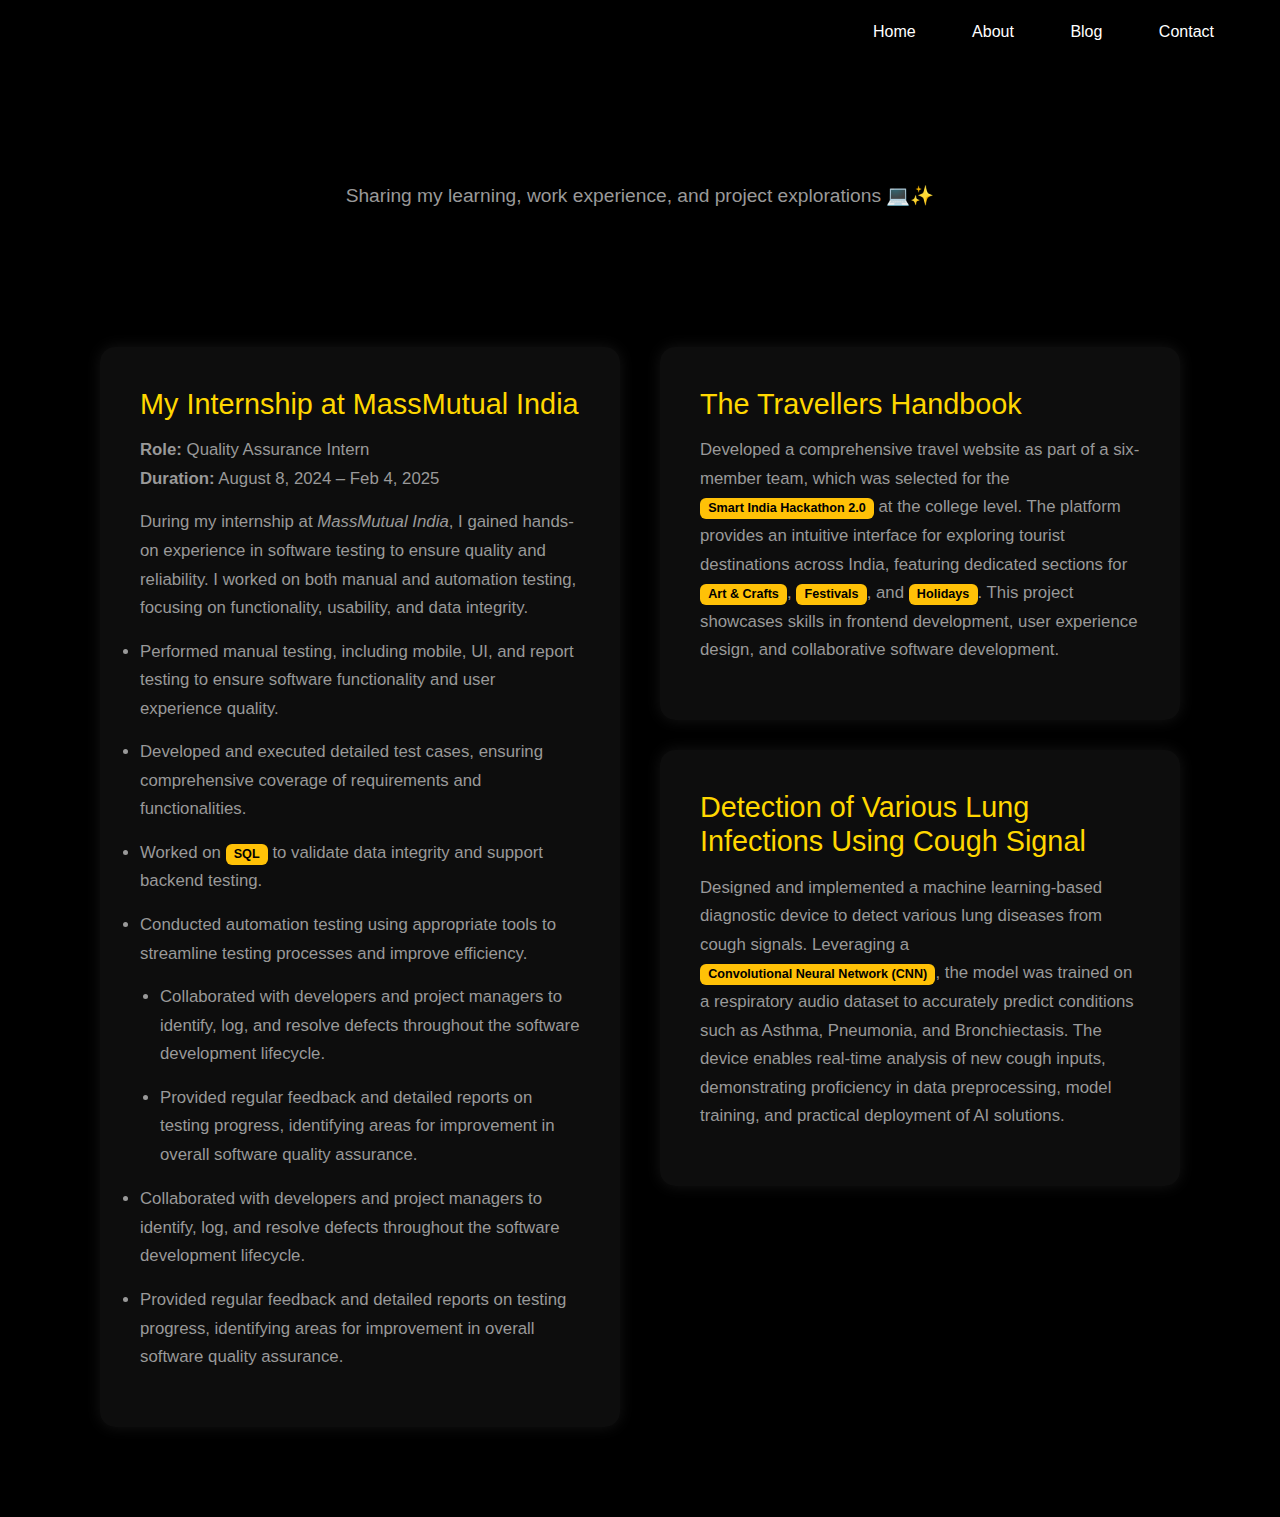
<file: blog.html>
<!DOCTYPE html>
<html lang="en">
<head>
  <meta charset="UTF-8">
  <meta name="viewport" content="width=device-width, initial-scale=1.0">
  <title>Rakshitha’s Blog</title>
  <!-- Bootstrap CSS Added (without JS bundle) -->
  <link href="https://cdn.jsdelivr.net/npm/bootstrap@5.3.3/dist/css/bootstrap.min.css" rel="stylesheet" xintegrity="sha384-QWTKZyjpPEjISv5WaRU9OFeRpok6YctnYmDr5pNlyT2bRjXh0JMhjY6hW+ALEwIH" crossorigin="anonymous">
  <link rel="stylesheet" href="common_style.css">
</head>
<body>

  <header class="navbar">
      <nav>
          <a href="index.html">Home</a>
          <a href="aboutme.html">About</a>
          <a href="blog.html" class="active">Blog</a>
          <a href="contact.html">Contact</a>
      </nav>
  </header>

  <!-- Blog Header Section -->
  <section class="blog-header">
      <h1>My Work Experience & Projects</h1>
      <p  class="intro-text" style="font-size: 1.2rem;">Sharing my learning, work experience, and project explorations 💻✨</p>
      
  </section>

  <!-- Blog Content Section -->
  <main class="blog-content">
      <div class="blog-columns">
          <!-- Left Column: Experience -->
          <div class="left-column">
              <article class="blog-post">
                  <h2>My Internship at MassMutual India</h2>
                  <p><strong>Role:</strong> Quality Assurance Intern<br>
                     <strong>Duration:</strong> August 8, 2024 – Feb 4, 2025</p>

                  <p>During my internship at <em>MassMutual India</em>, I gained hands-on experience in software testing to ensure quality and reliability. I worked on both manual and automation testing, focusing on functionality, usability, and data integrity.</p>

                  <li>Performed manual testing, including mobile, UI, and report testing to ensure software functionality and user experience quality.</li>
        <li>Developed and executed detailed test cases, ensuring comprehensive coverage of requirements and functionalities.</li>
        <li>Worked on <span class="badge text-bg-warning">SQL</span> to validate data integrity and support backend testing.</li>
        <li>Conducted automation testing using appropriate tools to streamline testing processes and improve efficiency.</li>
        <ul>
            <li>Collaborated with developers and project managers to identify, log, and resolve defects throughout the software development lifecycle.</li>
            <li>Provided regular feedback and detailed reports on testing progress, identifying areas for improvement in overall software quality assurance.</li>
        </ul>
    </ul>

        <li>Collaborated with developers and project managers to identify, log, and resolve defects throughout the software development lifecycle.</li>
        <li>Provided regular feedback and detailed reports on testing progress, identifying areas for improvement in overall software quality assurance.</li>
    </ul>
              </article>
          </div>

          <!-- Right Column: Projects -->
          <div class="right-column">
              <article class="blog-post">
                  <h2>The Travellers Handbook</h2>
        <p>Developed a comprehensive travel website as part of a six-member team, which was selected for the <span class="badge text-bg-warning">Smart India Hackathon 2.0</span> at the college level. The platform provides an intuitive interface for exploring tourist destinations across India, featuring dedicated sections for <span class="badge text-bg-warning">Art & Crafts</span>, <span class="badge text-bg-warning">Festivals</span>, and <span class="badge text-bg-warning">Holidays</span>. This project showcases skills in frontend development, user experience design, and collaborative software development.</p>
              </article>

              <article class="blog-post">
                  <h2>Detection of Various Lung Infections Using Cough Signal</h2>
        <p>Designed and implemented a machine learning-based diagnostic device to detect various lung diseases from cough signals. Leveraging a <span class="badge text-bg-warning">Convolutional Neural Network (CNN)</span>, the model was trained on a respiratory audio dataset to accurately predict conditions such as Asthma, Pneumonia, and Bronchiectasis. The device enables real-time analysis of new cough inputs, demonstrating proficiency in data preprocessing, model training, and practical deployment of AI solutions.</p>
              </article>
          </div>
      </div>
  </main>
  
</body>
</html>
</file>
<file: common_style.css>
/* ============================
   GLOBAL STYLES
   ============================ */
* {
    margin: 0;
    padding: 0;
    box-sizing: border-box;
    text-decoration: none;
}

:root {
    --primary-color: #ffffff; 
    --secondary-color: #999999; 
    --background-color: #000000;
    --highlight-color: #ffd700; 
    --font-family: 'Inter', sans-serif; 
}

body {
    font-family: var(--font-family);
    background-color: var(--background-color);
    color: var(--primary-color);
    min-height: 100vh;
    display: flex;
    flex-direction: column;
}

/* ============================
   HEADER / NAVIGATION
   ============================ */
.navbar {
    width: 100%;
    padding: 20px 50px; 
    display: flex;
    justify-content:right;
}

.navbar nav a {
    color: var(--primary-color);
    text-decoration: none;
    margin-left: 20px;
    padding: 8px 15px;
    border: 1px solid transparent;
    border-radius: 20px;
    transition: background-color 0.3s, border-color 0.3s;
}

.navbar nav a:hover {
    border-color: var(--primary-color);
}

/* ============================
   HERO SECTION
   ============================ */
.hero-section { 
    padding: 50px 0;
    flex-grow: 1; 
    display: flex; 
    align-items: center; 
}

.hero-section .row {
    width: 100%;
}

.content-left {
    line-height: 1.2;
}

.content-left h1 {
    font-size: 3.5rem; 
    font-weight: 700;
    margin-bottom: 10px;
    opacity: 0;
    transform: translateY(20px);
    animation: fadeInUp 1s ease forwards;
}

.highlight {
    color: var(--primary-color);
    animation: pulseHighlight 2s infinite;
}

.content-left p {
    font-size: 1.1rem;
    color: var(--secondary-color);
    margin-top: 20px;
    max-width: 80%;
    opacity: 0;
    transform: translateY(20px);
    animation: fadeInUp 1s ease forwards;
    animation-delay: 0.3s;
}

.social-links {
    margin-top: 30px;
}

.social-links a {
    color: var(--primary-color);
    font-size: 1.5rem;
    margin-right: 15px;
}

.content-right {
    position: relative;
    display: flex;
    align-items: center;
    justify-content: center;
    opacity: 0;
    transform: translateY(20px);
    animation: fadeInUp 1s ease forwards;
    animation-delay: 0.5s;
}

.background-text {
    position: absolute;
    font-size: 10rem; 
    color: rgba(255, 255, 255, 0.08); 
    letter-spacing: 5px;
    font-weight: 900;
    z-index: 0; 
    right: 0;
    transform: translateY(-50%); 
    pointer-events: none; 
}
/* ============================
   RESPONSIVE HERO
   ============================ */

.profile-image-container {
    position: relative;
    width: 200px; 
    height: 200px;
    border-radius: 50%;
    overflow: hidden;
    border: 5px solid var(--primary-color); 
    z-index: 1; 
}

.profile-image-container img {
    width: 100%;
    height: 100%;
    object-fit: cover;
    display: block;
}

/* ============================
   RESPONSIVE HERO
   ============================ */
@media (max-width: 768px) {
    .hero-section {
        flex-direction: column;
        text-align: center;
        padding: 30px;
    }

    .content-left, .content-right {
        max-width: 100%;
        width: 100%;
    }

    .content-right {
        order: -1; 
        margin-bottom: 30px;
    }

    .background-text {
        font-size: 6rem;
        right: 50%;
        transform: translate(50%, -50%);
    }

    .content-left h1 {
        font-size: 2.5rem;
    }

    .social-links {
        display: flex;
        justify-content: center;
    }
}

/* ============================
   ABOUT ME PAGE
   ============================ */
.about-section {
    padding: 50px;
    max-width: 1000px;
    /* Aligns the 1000px content block to the left, 50px from the screen edge */
    margin: 0 auto 0 50px; 
}

/* Applying animation to the headings and the first paragraph */
.about-section h2, .blog-header h1 {
    color: var(--highlight-color);
    font-size: 2.2rem;
    margin-bottom: 20px;
    /* Ensure all headings are left-aligned */
    text-align: left;
    font-weight: 700;
    /* Initial state for animation */
    opacity: 0;
    transform: translateY(20px);
    animation: fadeInUp 1s ease forwards;
}

/* Staggering the main H2 */
.about-section h2:nth-child(1) {
    animation-delay: 0.1s;
}

.about-section p {
    font-size: 1.1rem;
    line-height: 1.6;
    color: var(--secondary-color);
    /* Ensure all paragraphs are left-aligned */
    text-align: left;
    /* Initial state for animation */
    opacity: 0;
    transform: translateY(20px);
    animation: fadeInUp 1s ease forwards;
    animation-delay: 0.3s;
}

.about-section hr {
    border-color: rgba(255, 255, 255, 0.2);
    margin: 20px 0;
}

.education {
    padding: 0;
    /* Removed box styling */
    /* Initial state for animation */
    opacity: 0;
    transform: translateY(20px);
    animation: fadeInUp 1s ease forwards;
    animation-delay: 0.7s; /* Delay after H2 (0.5s) */
}

.education pre {
    white-space: pre-wrap;
    font-family: var(--font-family);
    color: var(--primary-color);
    margin: 0;
    font-size: 1rem;
    line-height: 1.8;
}

/* Staggering the Education H2 (which is the 4th child) */
.about-section h2:nth-child(4) {
    animation-delay: 0.5s;
}

/* Staggering the Skills H2 (which is the 7th child) */
.about-section h2:nth-child(7) {
    animation-delay: 0.9s;
}

.skills {
    display: flex;
    flex-wrap: wrap;
    gap: 20px;
    /* Aligns the skill chips to the center */
    justify-content: center;
    margin-top: 15px;
}

.skill {
    display: flex;
    flex-direction: column;
    align-items: center; /* Keep icons/text centered within the chip for aesthetics */
    padding: 15px 25px;
    border: 2px solid var(--highlight-color);
    border-radius: 50px;
    background-color: rgba(255, 215, 0, 0.1);
    transition: background-color 0.3s, transform 0.3s;
    /* Use popIn for individual skills with stagger */
    opacity: 0; /* Required for popIn to work */
    animation: popIn 0.5s ease forwards;
}

/* Staggered Pop-In for individual skills */
.skills .skill:nth-child(1) { animation-delay: 1.1s; }
.skills .skill:nth-child(2) { animation-delay: 1.2s; }
.skills .skill:nth-child(3) { animation-delay: 1.3s; }
.skills .skill:nth-child(4) { animation-delay: 1.4s; }
.skills .skill:nth-child(5) { animation-delay: 1.5s; }


.skill:hover {
    transform: translateY(-5px);
    background-color: rgba(255, 215, 0, 0.2);
}

.skill i {
    font-size: 2.5rem;
    margin-bottom: 5px;
}

.skill span {
    font-size: 0.9rem;
    font-weight: 500;
    color: var(--primary-color);
}

/* Specific icon colors for Devicons/Font Awesome (if needed) */
.devicon-java-plain.colored { color: #f89820; }
.devicon-python-plain.colored { color: #306998; }
.devicon-html5-plain.colored { color: #e34f26; }
.devicon-css3-plain.colored { color: #1572b6; }


/* ============================
   BLOG PAGE
   ============================ */

.blog-header {
    text-align: center;
    padding: 60px 20px;
    text-align: center;
}

.blog-header h1 {
    font-size: 2.5rem;
    color: #ffd700;
    margin-bottom: 10px;
    text-align: center;
   
}

.blog-header p {
    color: #999999;
    font-size: 1.1rem;
}

.blog-header picture img {
    width: 100%;
    max-height: 350px;
    object-fit: cover;
    border-radius: 15px;
    margin-top: 25px;
    transition: transform 0.5s ease;
}

.blog-header picture img:hover {
    transform: scale(1.05);
}

.blog-content {
    padding: 60px 100px;
    display: flex;
    flex-direction: column;
    align-items: center;
    line-height: 1.7;
    
}

.blog-post {
    background-color: rgba(255, 255, 255, 0.05);
    border-radius: 15px;
    padding: 40px;
    max-width: 800px;
    width: 100%;
    margin-bottom: 40px;
    box-shadow: 0 0 15px rgba(255, 255, 255, 0.08);
    transition: transform 0.3s ease, box-shadow 0.3s ease;
    animation: fadeInUp 0.8s ease forwards;
}

.blog-post:hover {
    transform: translateY(-8px) scale(1.03);
    box-shadow: 0 0 30px rgba(255, 215, 0, 0.4);
}

.blog-post h2 {
    color: #ffd700;
    font-size: 1.8rem;
    margin-bottom: 15px;
}

.blog-post p, 
.blog-post li {
    color: #999999;
    font-size: 1.05rem;
    margin-bottom: 15px;
}

.blog-post ul {
    list-style-type: disc;
    padding-left: 20px;
}

.blog-columns {
    display: flex;
    gap: 40px;
    justify-content: center;
    flex-wrap: wrap;
}

.left-column, .right-column {
    flex: 1;
    min-width: 300px;
}

.left-column .blog-post,
.right-column .blog-post {
    margin-bottom: 30px;
}

/* ============================
   CONTACT PAGE
   ============================ */
.contact-section {
    padding: 80px 100px;
    line-height: 1.6;
    max-width: 1000px;
    margin: 0 auto;
}

.contact-section h2 {
    font-size: 2.2rem;
    color: var(--highlight-color);
    margin-bottom: 10px;
    text-align: center;
    opacity: 0;
    transform: translateY(20px);
    animation: fadeInUp 0.8s ease forwards;
}

.contact-section p {
    font-size: 1.1rem;
    color: var(--secondary-color);
    margin-bottom: 40px;
    text-align: center;
    opacity: 0;
    transform: translateY(20px);
    animation: fadeInUp 0.8s ease forwards;
    animation-delay: 0.2s;
}

.contact-links {
    display: flex;
    justify-content: center;
    gap: 30px;
    flex-wrap: wrap;
    margin-top: 20px;
}

.contact-link {
    display: flex;
    flex-direction: column;
    align-items: center;
    justify-content: center;
    width: 180px;
    height: 120px;
    padding: 15px;
    background-color: rgba(255, 255, 255, 0.05);
    border-radius: 10px;
    color: var(--primary-color);
    text-decoration: none;
    transition: background-color 0.3s, transform 0.3s, color 0.3s;
    border: 1px solid transparent;
    animation: popIn 0.8s ease forwards;
}

.contact-link:hover {
    background-color: rgba(255, 215, 0, 0.1);
    border-color: var(--highlight-color);
    transform: translateY(-5px);
}

.contact-link i {
    font-size: 2.5rem;
    margin-bottom: 10px;
    color: var(--highlight-color);
}

.contact-link span {
    font-size: 1rem;
    font-weight: 500;
}

footer {
    text-align: center;
    padding: 20px 0;
    color: var(--secondary-color);
    font-size: 0.9rem;
    background-color: rgba(255, 255, 255, 0.03);
}

@media (max-width: 768px) {
    .contact-links {
        flex-direction: column;
        align-items: center;
    }

    .contact-link {
        width: 80%;
        justify-content: center;
    }
}

/* ============================
   ANIMATIONS
   ============================ */
@keyframes fadeInUp {
    0% { opacity: 0; transform: translateY(30px); }
    100% { opacity: 1; transform: translateY(0); }
}

@keyframes pulseHighlight {
    0%, 100% { color: #ffd700; }
    50% { color: #fff; }
}

@keyframes popIn {
    0% { opacity: 0; transform: scale(0.8); }
    100% { opacity: 1; transform: scale(1); }
}
</file>
